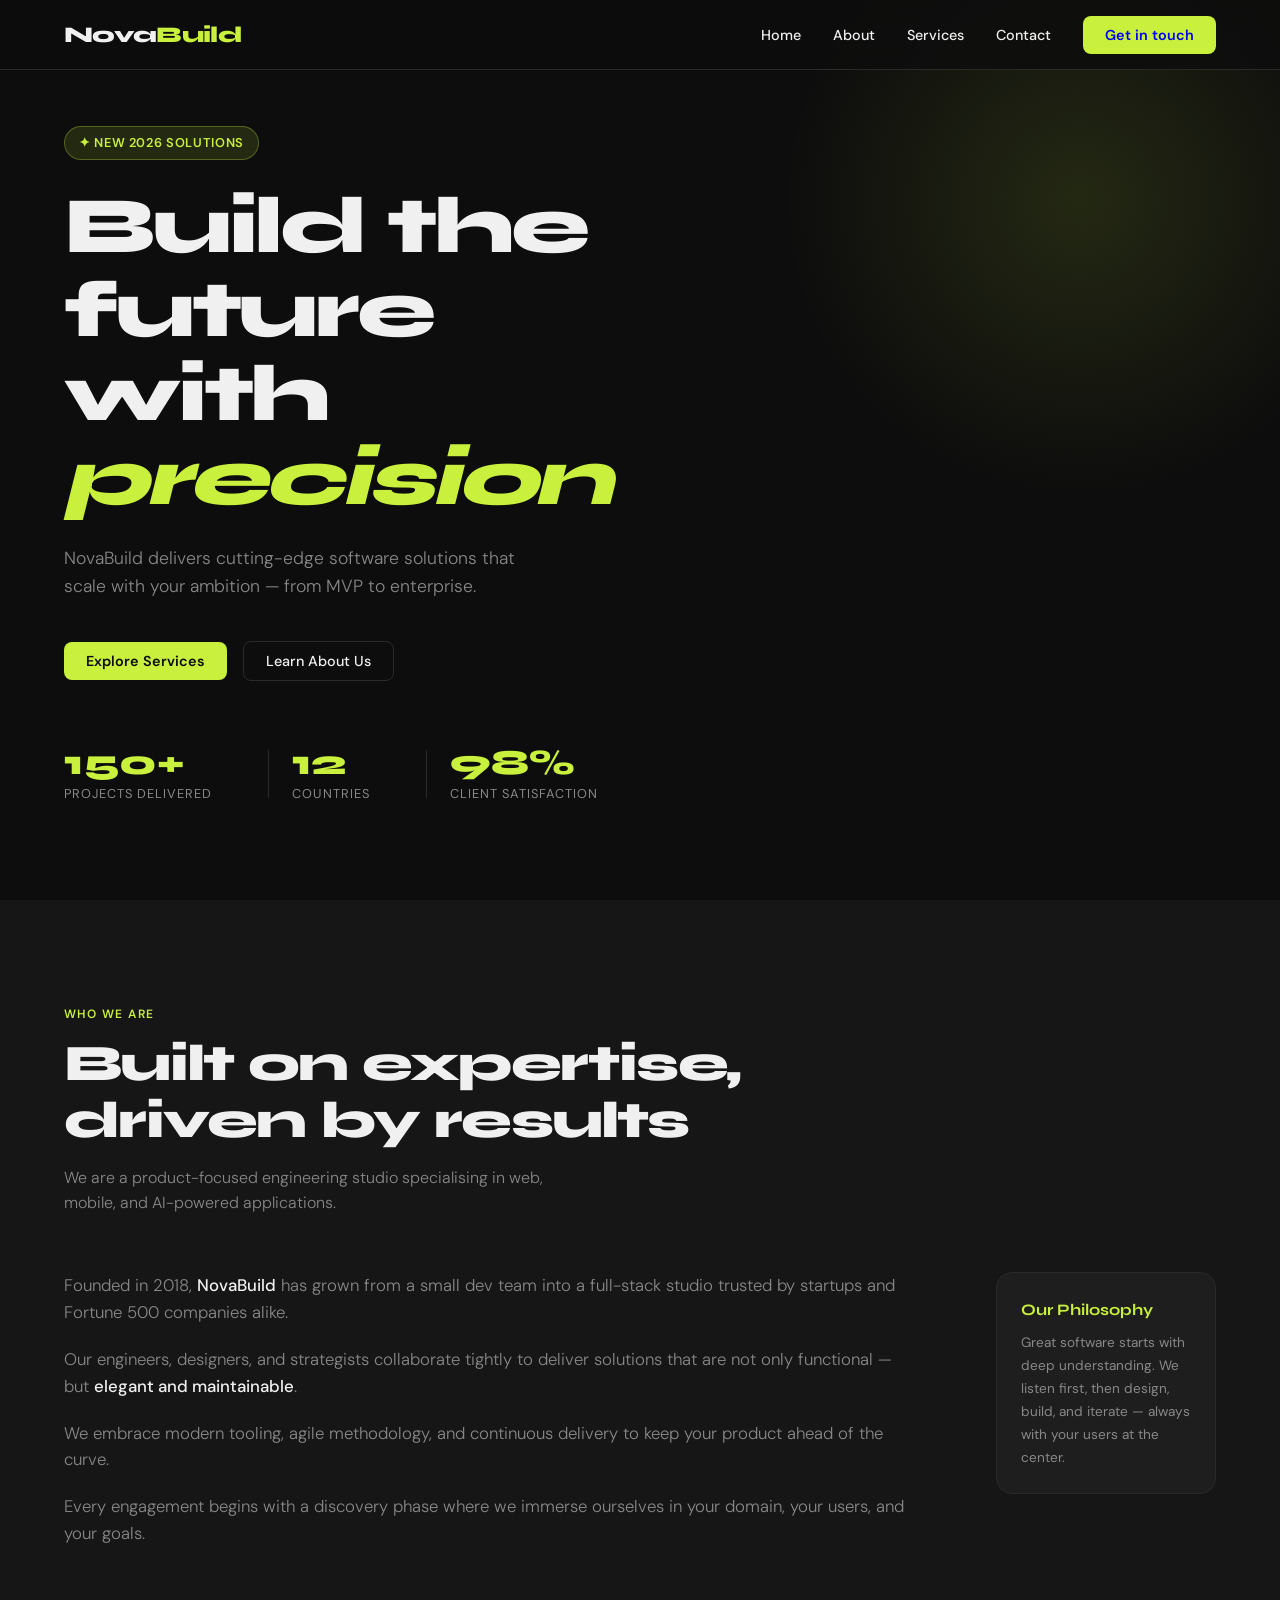
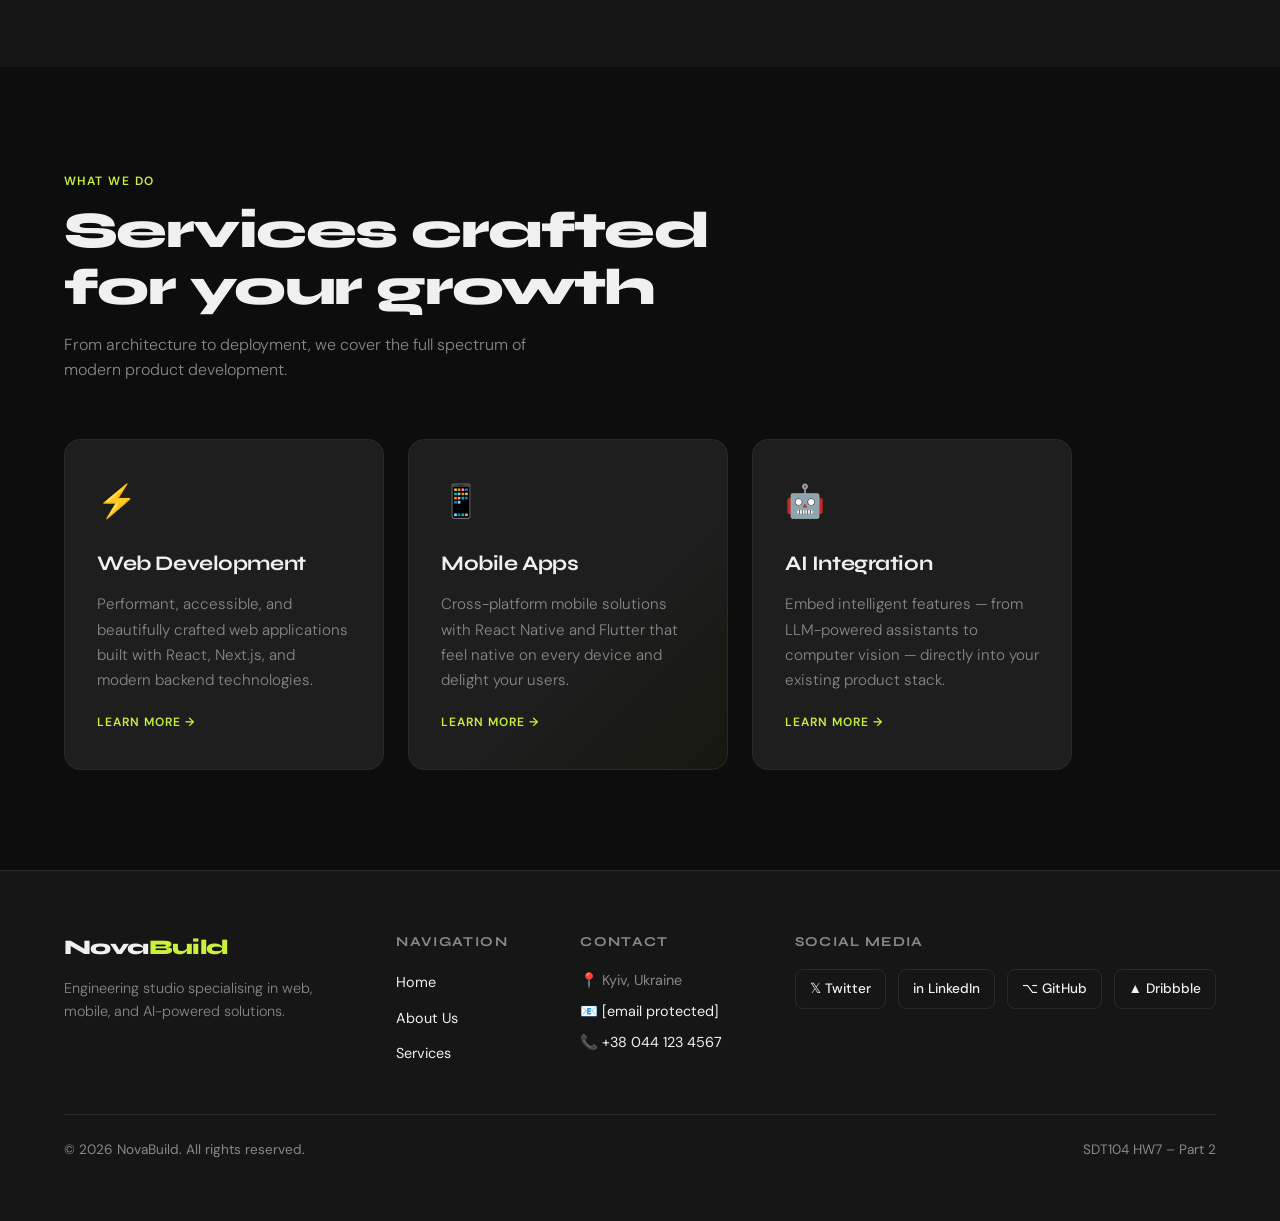
<file: index.html>
<!DOCTYPE html>
<html lang="en">
<head>
  <meta charset="UTF-8" />
  <meta name="viewport" content="width=device-width, initial-scale=1.0"/>
  <title>NovaBuild</title>
  <link href="https://fonts.googleapis.com/css2?family=Syne:wght@400;600;700;800&family=DM+Sans:ital,wght@0,300;0,400;0,500;1,300&display=swap" rel="stylesheet">
  <link rel="stylesheet" href="styles/styles.css">
</head>
<body>
  <header>
    <div class="logo">Nova<span>Build</span></div>
    <nav>
      <!-- logo + nav — adjacent sibling combinator used in CSS -->
      <ul class="nav-links" id="navLinks">
        <li><a href="#hero" class="nav-link">Home</a></li>
        <li><a href="#about" class="nav-link">About</a></li>
        <li><a href="#services" class="nav-link">Services</a></li>
        <li><a href="#footer" class="nav-link">Contact</a></li>
      </ul>
      <button class="btn-primary">
        <a href="ugly.html">Get in touch</a>
      </button>
      <button class="nav-toggle" id="navToggle" aria-label="Toggle menu">☰</button>
    </nav>
  </header>

  <section id="hero">
    <!-- decorative glow — position: absolute -->
    <div class="hero-glow" aria-hidden="true"></div>

    <!-- child combinator (>) used in CSS for .hero-badge -->
    <div class="hero-badge">✦ New 2026 Solutions</div>

    <h1 class="hero-heading">
      Build the future<br>
      with <span class="accent">precision</span>
    </h1>

    <p class="hero-sub">
      NovaBuild delivers cutting-edge software solutions that scale
      with your ambition — from MVP to enterprise.
    </p>

    <div class="hero-actions">
      <button class="btn-primary" onclick="document.getElementById('services').scrollIntoView({behavior:'smooth'})">
        Explore Services
      </button>
      <button class="btn-outline" onclick="document.getElementById('about').scrollIntoView({behavior:'smooth'})">
        Learn About Us
      </button>
    </div>

    <div class="hero-stats">
      <div class="stat">
        <div class="stat-number">150+</div>
        <div class="stat-label">Projects Delivered</div>
      </div>
      <div class="stat">
        <div class="stat-number">12</div>
        <div class="stat-label">Countries</div>
      </div>
      <div class="stat">
        <div class="stat-number">98%</div>
        <div class="stat-label">Client Satisfaction</div>
      </div>
    </div>
  </section>

  <section id="about">
    <span class="section-label">Who We Are</span>
    <!-- section-label ~ h2 — general sibling combinator in CSS -->
    <h2>Built on expertise,<br>driven by results</h2>
    <p class="section-desc">
      We are a product-focused engineering studio specialising in
      web, mobile, and AI-powered applications.
    </p>

    <!-- FLEXBOX layout -->
    <div class="about-layout">
      <div class="about-text">
        <p>
          Founded in 2018, <strong>NovaBuild</strong> has grown from a small dev team
          into a full-stack studio trusted by startups and Fortune 500 companies alike.
        </p>
        <p>
          Our engineers, designers, and strategists collaborate tightly to deliver
          solutions that are not only functional — but <strong>elegant and maintainable</strong>.
        </p>
        <p>
          We embrace modern tooling, agile methodology, and continuous delivery
          to keep your product ahead of the curve.
        </p>
        <p>
          Every engagement begins with a discovery phase where we
          immerse ourselves in your domain, your users, and your goals.
        </p>
      </div>

      <!-- position: sticky -->
      <div class="about-sticky-label">
        <strong>Our Philosophy</strong>
        <p>
          Great software starts with deep understanding. We listen first,
          then design, build, and iterate — always with your users at the center.
        </p>
      </div>
    </div>
  </section>

  <section id="services">
    <span class="section-label">What We Do</span>
    <h2>Services crafted<br>for your growth</h2>
    <p class="section-desc">
      From architecture to deployment, we cover the full spectrum
      of modern product development.
    </p>

    <!-- FLEXBOX grid -->
    <div class="services-grid">

      <div class="service-card">
        <span class="service-icon">⚡</span>
        <h3>Web Development</h3>
        <p>
          Performant, accessible, and beautifully crafted web applications
          built with React, Next.js, and modern backend technologies.
        </p>
        <span class="service-tag">Learn more</span>
      </div>

      <!-- :nth-child(2) styled differently in CSS -->
      <div class="service-card">
        <span class="service-icon">📱</span>
        <h3>Mobile Apps</h3>
        <p>
          Cross-platform mobile solutions with React Native and Flutter
          that feel native on every device and delight your users.
        </p>
        <span class="service-tag">Learn more</span>
      </div>

      <div class="service-card">
        <span class="service-icon">🤖</span>
        <h3>AI Integration</h3>
        <p>
          Embed intelligent features — from LLM-powered assistants to
          computer vision — directly into your existing product stack.
        </p>
        <span class="service-tag">Learn more</span>
      </div>

    </div>
  </section>

  <footer id="footer">
    <div class="footer-layout">

      <div class="footer-brand">
        <span class="logo">Nova<span>Build</span></span>
        <p>Engineering studio specialising in web, mobile, and AI-powered solutions.</p>
      </div>

      <div class="footer-col">
        <h4>Navigation</h4>
        <ul>
          <li><a href="#hero">Home</a></li>
          <li><a href="#about">About Us</a></li>
          <li><a href="#services">Services</a></li>
        </ul>
      </div>

      <div class="footer-col contact-info">
        <h4>Contact</h4>
        <p>📍 Kyiv, Ukraine</p>
        <p>📧 <a href="/cdn-cgi/l/email-protection#650d0009090a250b0a130407100c09014b010013"><span class="__cf_email__" data-cfemail="640c0108080b240a0b120506110d08004a000112">[email&#160;protected]</span></a></p>
        <p>📞 <a href="tel:+380441234567">+38 044 123 4567</a></p>
      </div>

      <div class="footer-col">
        <h4>Social Media</h4>
        <div class="social-links">
          <a href="#" class="social-link">𝕏 Twitter</a>
          <a href="#" class="social-link">in LinkedIn</a>
          <a href="#" class="social-link">⌥ GitHub</a>
          <a href="#" class="social-link">▲ Dribbble</a>
        </div>
      </div>

    </div>

    <div class="footer-bottom">
      <p>© 2026 NovaBuild. All rights reserved.</p>
      <p>SDT104 HW7 – Part 2</p>
    </div>
  </footer>

  <script>
    // Mobile nav toggle
    const toggle = document.getElementById('navToggle');
    const navLinks = document.getElementById('navLinks');

    toggle.addEventListener('click', () => {
      navLinks.classList.toggle('open');
    });

    // Close nav when a link is clicked
    navLinks.querySelectorAll('a').forEach(link => {
      link.addEventListener('click', () => navLinks.classList.remove('open'));
    });
  </script>

</body>
</html>
</file>
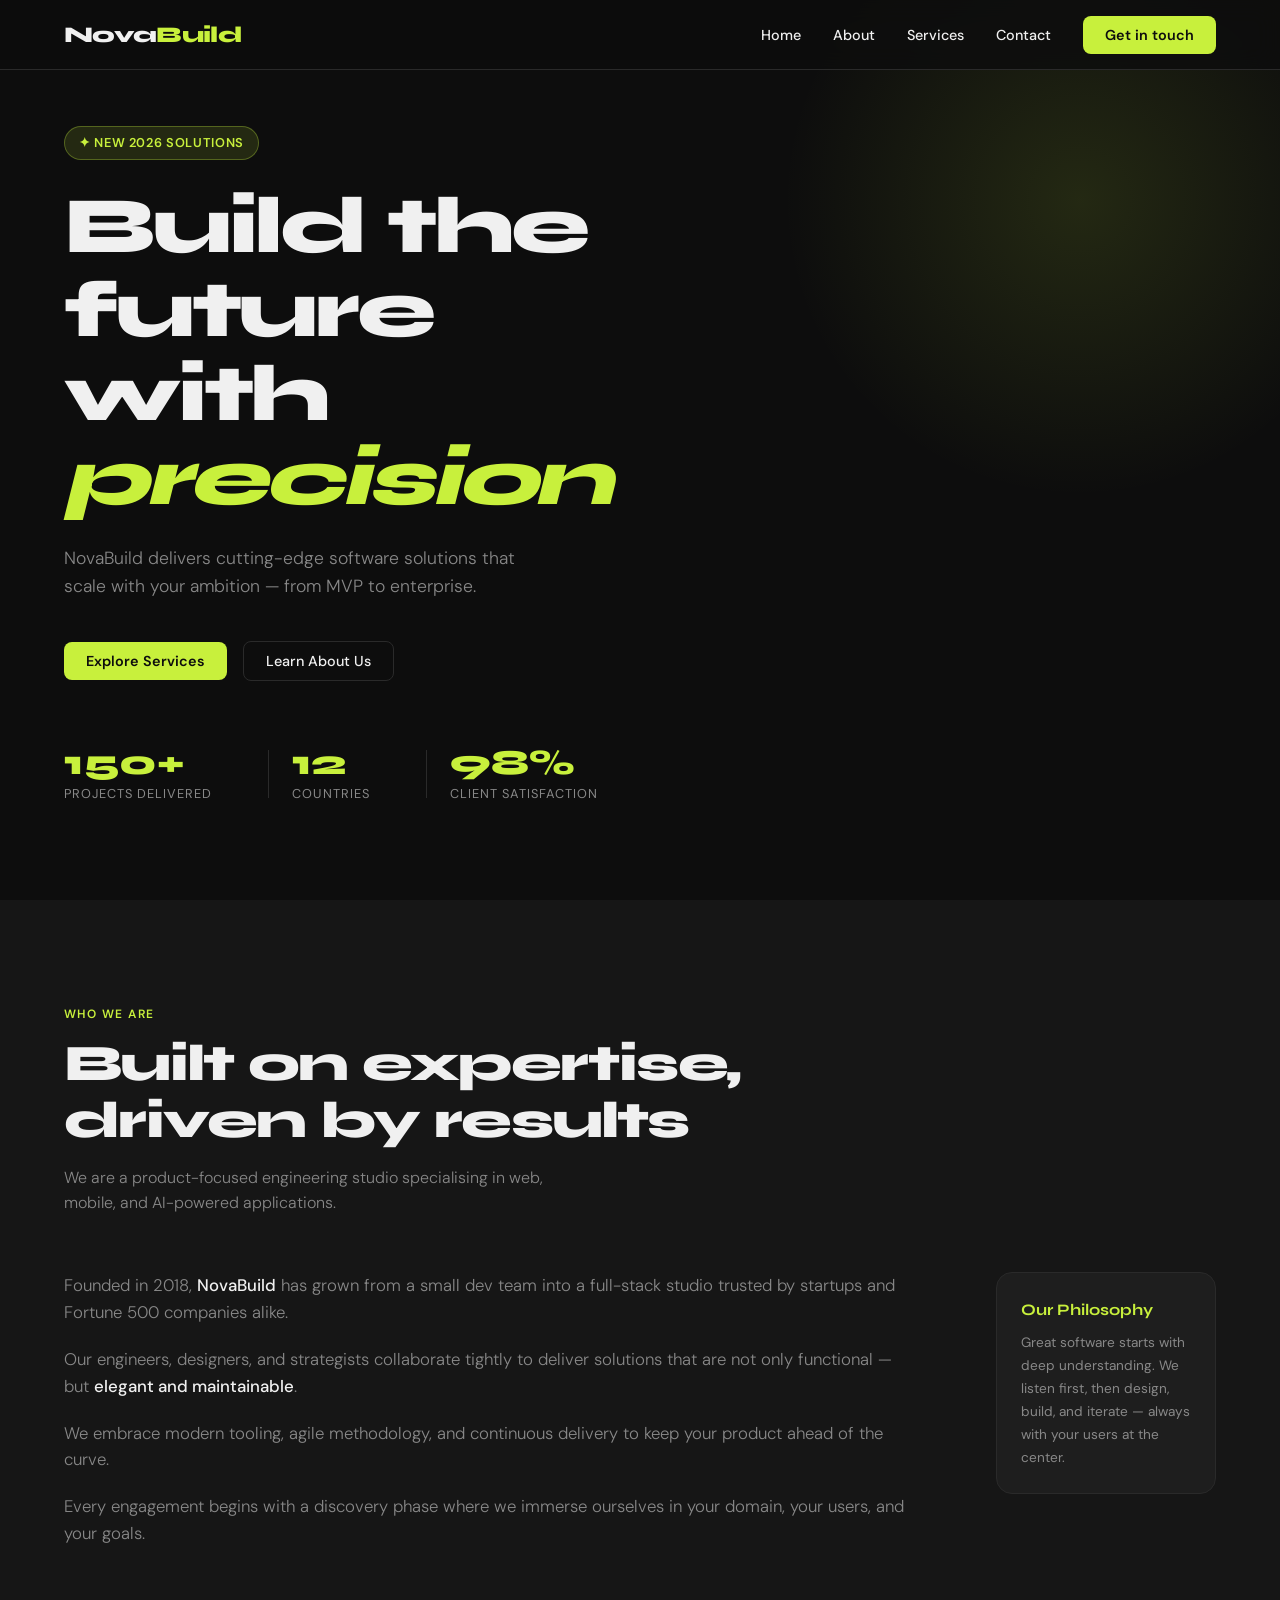
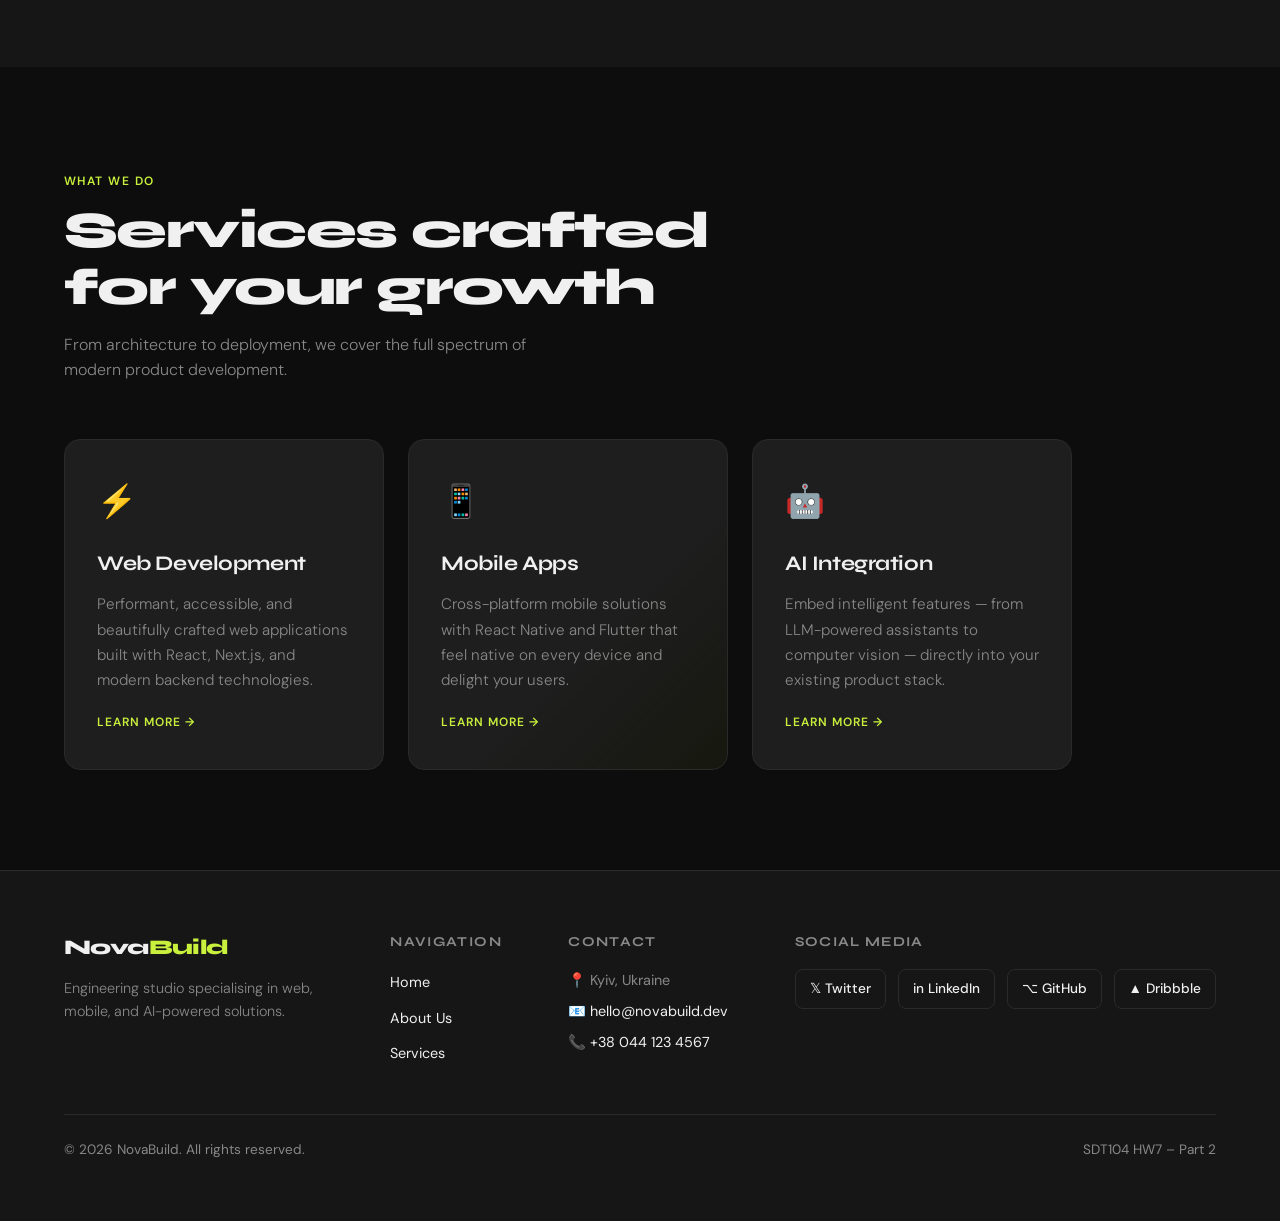
<file: landing-page.html>
<!DOCTYPE html>
<html lang="en">
<head>
  <meta charset="UTF-8" />
  <meta name="viewport" content="width=device-width, initial-scale=1.0"/>
  <title>NovaBuild</title>
  <link href="https://fonts.googleapis.com/css2?family=Syne:wght@400;600;700;800&family=DM+Sans:ital,wght@0,300;0,400;0,500;1,300&display=swap" rel="stylesheet">
  <link rel="stylesheet" href="/styles/styles.css">
</head>
<body>
  <header>
    <div class="logo">Nova<span>Build</span></div>
    <nav>
      <ul class="nav-links" id="navLinks">
        <li><a href="#hero" class="nav-link">Home</a></li>
        <li><a href="#about" class="nav-link">About</a></li>
        <li><a href="#services" class="nav-link">Services</a></li>
        <li><a href="#footer" class="nav-link">Contact</a></li>
      </ul>
      <button class="btn-primary" onclick="document.getElementById('footer').scrollIntoView({behavior:'smooth'})">
        Get in touch
      </button>
      <button class="nav-toggle" id="navToggle" aria-label="Toggle menu">☰</button>
    </nav>
  </header>

  <section id="hero">
    <!-- decorative glow — position: absolute -->
    <div class="hero-glow" aria-hidden="true"></div>

    <!-- child combinator (>) used in CSS for .hero-badge -->
    <div class="hero-badge">✦ New 2026 Solutions</div>

    <h1 class="hero-heading">
      Build the future<br>
      with <span class="accent">precision</span>
    </h1>

    <p class="hero-sub">
      NovaBuild delivers cutting-edge software solutions that scale
      with your ambition — from MVP to enterprise.
    </p>

    <div class="hero-actions">
      <button class="btn-primary" onclick="document.getElementById('services').scrollIntoView({behavior:'smooth'})">
        Explore Services
      </button>
      <button class="btn-outline" onclick="document.getElementById('about').scrollIntoView({behavior:'smooth'})">
        Learn About Us
      </button>
    </div>

    <div class="hero-stats">
      <div class="stat">
        <div class="stat-number">150+</div>
        <div class="stat-label">Projects Delivered</div>
      </div>
      <div class="stat">
        <div class="stat-number">12</div>
        <div class="stat-label">Countries</div>
      </div>
      <div class="stat">
        <div class="stat-number">98%</div>
        <div class="stat-label">Client Satisfaction</div>
      </div>
    </div>
  </section>

  <section id="about">
    <span class="section-label">Who We Are</span>
    <!-- section-label ~ h2 — general sibling combinator in CSS -->
    <h2>Built on expertise,<br>driven by results</h2>
    <p class="section-desc">
      We are a product-focused engineering studio specialising in
      web, mobile, and AI-powered applications.
    </p>

    <!-- FLEXBOX layout -->
    <div class="about-layout">
      <div class="about-text">
        <p>
          Founded in 2018, <strong>NovaBuild</strong> has grown from a small dev team
          into a full-stack studio trusted by startups and Fortune 500 companies alike.
        </p>
        <p>
          Our engineers, designers, and strategists collaborate tightly to deliver
          solutions that are not only functional — but <strong>elegant and maintainable</strong>.
        </p>
        <p>
          We embrace modern tooling, agile methodology, and continuous delivery
          to keep your product ahead of the curve.
        </p>
        <p>
          Every engagement begins with a discovery phase where we
          immerse ourselves in your domain, your users, and your goals.
        </p>
      </div>

      <!-- position: sticky -->
      <div class="about-sticky-label">
        <strong>Our Philosophy</strong>
        <p>
          Great software starts with deep understanding. We listen first,
          then design, build, and iterate — always with your users at the center.
        </p>
      </div>
    </div>
  </section>

  <section id="services">
    <span class="section-label">What We Do</span>
    <h2>Services crafted<br>for your growth</h2>
    <p class="section-desc">
      From architecture to deployment, we cover the full spectrum
      of modern product development.
    </p>

    <!-- FLEXBOX grid -->
    <div class="services-grid">

      <div class="service-card">
        <span class="service-icon">⚡</span>
        <h3>Web Development</h3>
        <p>
          Performant, accessible, and beautifully crafted web applications
          built with React, Next.js, and modern backend technologies.
        </p>
        <span class="service-tag">Learn more</span>
      </div>

      <!-- :nth-child(2) styled differently in CSS -->
      <div class="service-card">
        <span class="service-icon">📱</span>
        <h3>Mobile Apps</h3>
        <p>
          Cross-platform mobile solutions with React Native and Flutter
          that feel native on every device and delight your users.
        </p>
        <span class="service-tag">Learn more</span>
      </div>

      <div class="service-card">
        <span class="service-icon">🤖</span>
        <h3>AI Integration</h3>
        <p>
          Embed intelligent features — from LLM-powered assistants to
          computer vision — directly into your existing product stack.
        </p>
        <span class="service-tag">Learn more</span>
      </div>

    </div>
  </section>

  <footer id="footer">
    <div class="footer-layout">

      <div class="footer-brand">
        <span class="logo">Nova<span>Build</span></span>
        <p>Engineering studio specialising in web, mobile, and AI-powered solutions.</p>
      </div>

      <div class="footer-col">
        <h4>Navigation</h4>
        <ul>
          <li><a href="#hero">Home</a></li>
          <li><a href="#about">About Us</a></li>
          <li><a href="#services">Services</a></li>
        </ul>
      </div>

      <div class="footer-col contact-info">
        <h4>Contact</h4>
        <p>📍 Kyiv, Ukraine</p>
        <p>📧 <a href="mailto:hello@novabuild.dev">hello@novabuild.dev</a></p>
        <p>📞 <a href="tel:+380441234567">+38 044 123 4567</a></p>
      </div>

      <div class="footer-col">
        <h4>Social Media</h4>
        <div class="social-links">
          <a href="#" class="social-link">𝕏 Twitter</a>
          <a href="#" class="social-link">in LinkedIn</a>
          <a href="#" class="social-link">⌥ GitHub</a>
          <a href="#" class="social-link">▲ Dribbble</a>
        </div>
      </div>

    </div>

    <div class="footer-bottom">
      <p>© 2026 NovaBuild. All rights reserved.</p>
      <p>SDT104 HW7 – Part 2</p>
    </div>
  </footer>

  <script>
    // Mobile nav toggle
    const toggle = document.getElementById('navToggle');
    const navLinks = document.getElementById('navLinks');

    toggle.addEventListener('click', () => {
      navLinks.classList.toggle('open');
    });

    // Close nav when a link is clicked
    navLinks.querySelectorAll('a').forEach(link => {
      link.addEventListener('click', () => navLinks.classList.remove('open'));
    });
  </script>

</body>
</html>
</file>
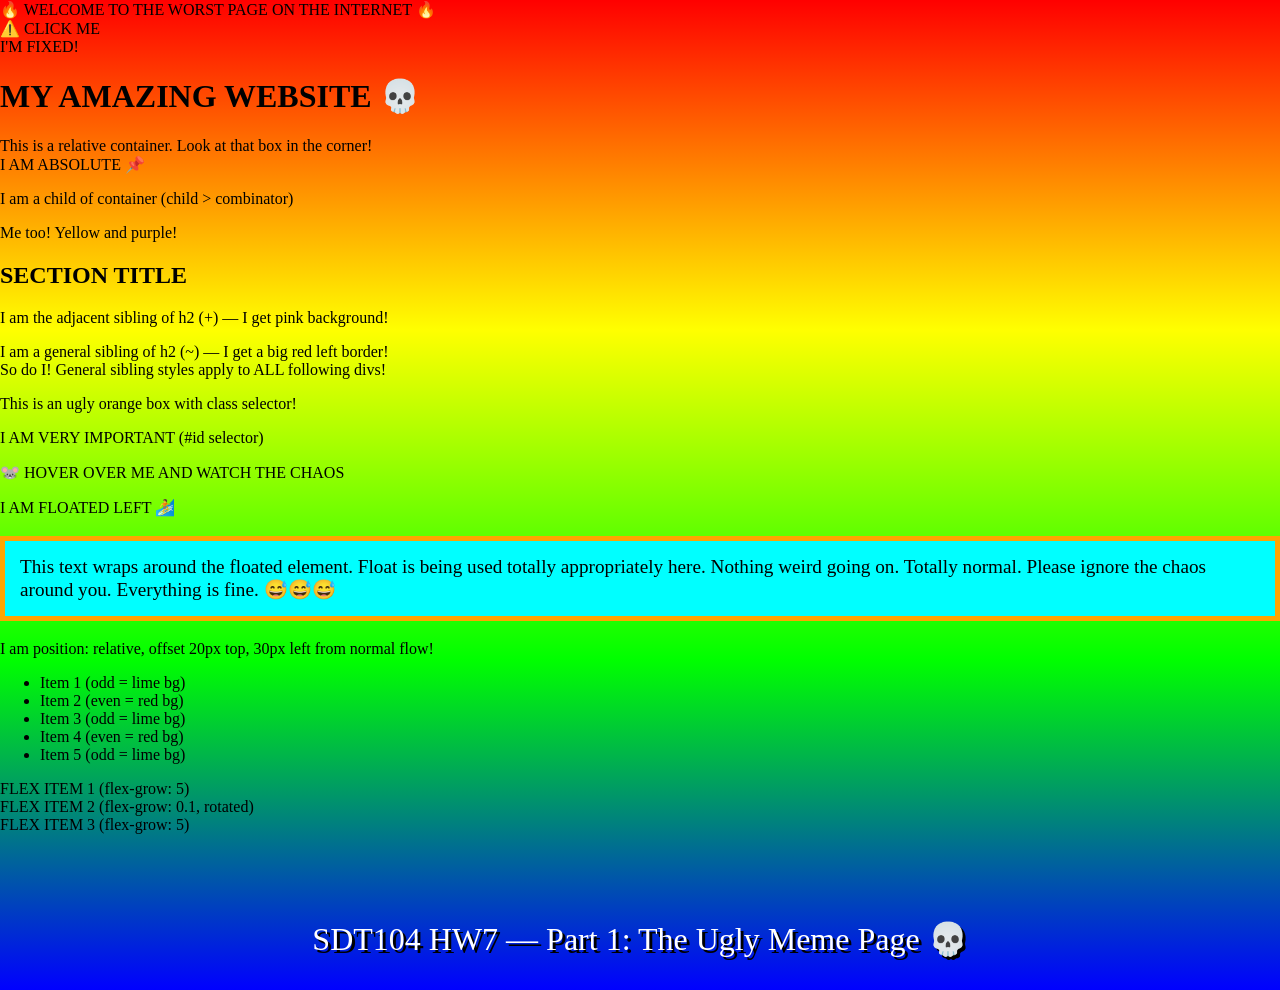
<file: ugly-meme.html>
<!DOCTYPE html>
<html lang="en">
<head>
  <meta charset="UTF-8" />
  <meta name="viewport" content="width=device-width, initial-scale=1.0"/>
  <title>💀</title>
  <link rel="stylesheet" href="/styles/ugly.css">
</head>
<body>

  <!-- STICKY HEADER -->
  <div class="sticky-header">
    🔥 WELCOME TO THE WORST PAGE ON THE INTERNET 🔥
  </div>

  <!-- FIXED BOX -->
  <div class="fixed-box">⚠️ CLICK ME<br>I'M FIXED!</div>

  <!-- MAIN HEADING -->
  <h1 class="has-before has-after">MY AMAZING WEBSITE 💀</h1>

  <!-- RELATIVE + ABSOLUTE positioning -->
  <div class="relative-parent">
    This is a relative container. Look at that box in the corner!
    <div class="absolute-box">I AM ABSOLUTE 📌</div>
  </div>

  <!-- CONTAINER with child selector -->
  <div class="container">
    <p>I am a child of container (child &gt; combinator)</p>
    <p>Me too! Yellow and purple!</p>
  </div>

  <!-- H2 + adjacent/general sibling combinators -->
  <h2>SECTION TITLE</h2>
  <p>I am the adjacent sibling of h2 (+) — I get pink background!</p>
  <div>I am a general sibling of h2 (~) — I get a big red left border!</div>
  <div>So do I! General sibling styles apply to ALL following divs!</div>

  <!-- UGLY BOX (class selector) -->
  <div class="ugly-box has-before has-after">
    <p>This is an ugly orange box with class selector!</p>
    <p id="very-important">I AM VERY IMPORTANT (#id selector)</p>
  </div>

  <!-- HOVER EFFECT -->
  <p class="hover-me">🐭 HOVER OVER ME AND WATCH THE CHAOS</p>

  <!-- FLOAT -->
  <div style="overflow: hidden;">
    <div class="float-left">I AM FLOATED LEFT 🏄</div>
    <p style="background: aqua; padding: 15px; border: 5px solid orange; font-size:1.2rem;">
      This text wraps around the floated element. Float is being used totally appropriately here.
      Nothing weird going on. Totally normal. Please ignore the chaos around you.
      Everything is fine. 😅😅😅
    </p>
  </div>

  <!-- RELATIVE BOX -->
  <div class="relative-box">
    I am position: relative, offset 20px top, 30px left from normal flow!
  </div>

  <!-- NTH-CHILD LIST -->
  <div class="list-section">
    <ul>
      <li>Item 1 (odd = lime bg)</li>
      <li>Item 2 (even = red bg)</li>
      <li>Item 3 (odd = lime bg)</li>
      <li>Item 4 (even = red bg)</li>
      <li>Item 5 (odd = lime bg)</li>
    </ul>
  </div>

  <!-- FLEXBOX DISASTER -->
  <div class="flex-disaster">
    <div class="flex-item">FLEX ITEM 1 (flex-grow: 5)</div>
    <div class="flex-item">FLEX ITEM 2 (flex-grow: 0.1, rotated)</div>
    <div class="flex-item">FLEX ITEM 3 (flex-grow: 5)</div>
  </div>

  <br><br><br>
  <p style="text-align:center; font-size: 2rem; color: white; text-shadow: 3px 3px black;">
    SDT104 HW7 — Part 1: The Ugly Meme Page 💀
  </p>

</body>
</html>
</file>
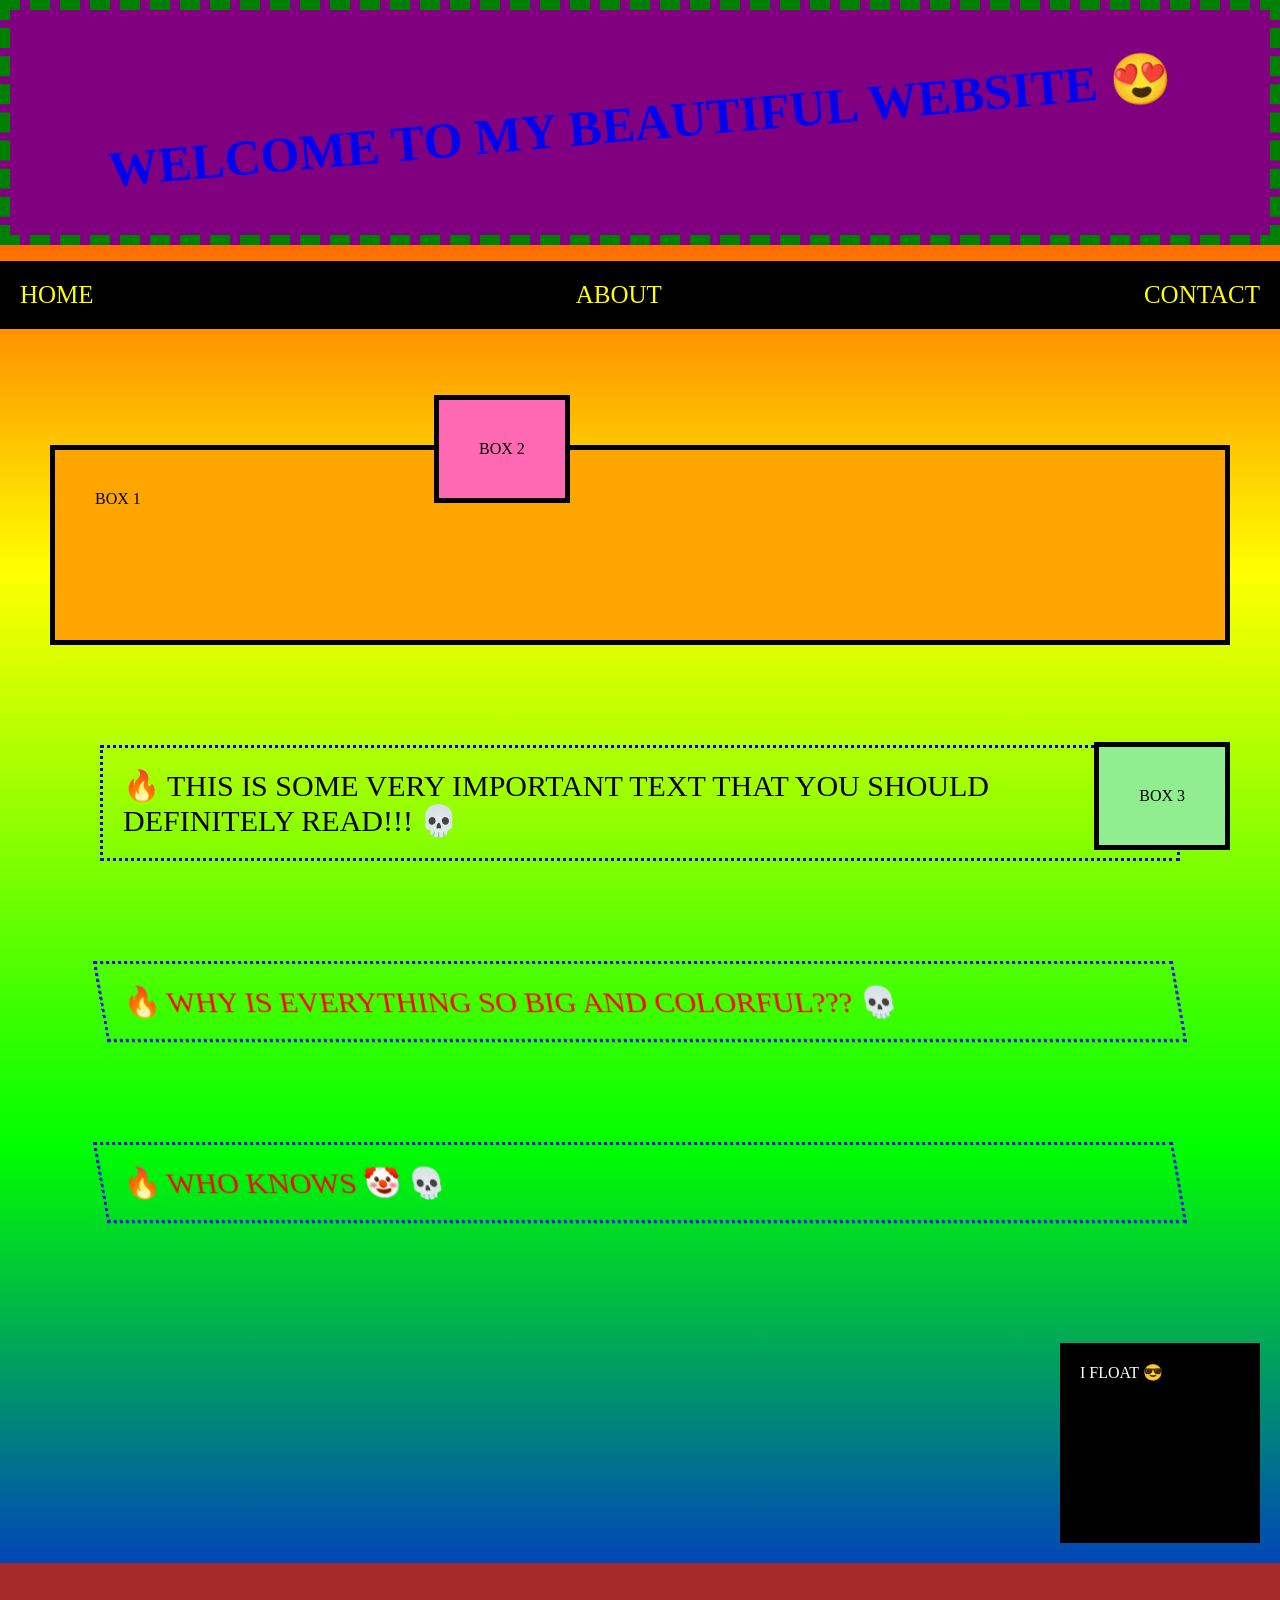
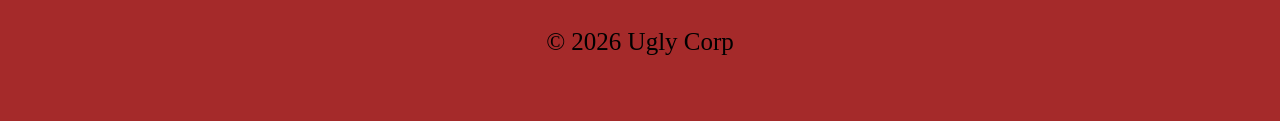
<file: ugly.html>
<!DOCTYPE html>
<html lang="en">
<head>
    <meta charset="UTF-8">
    <title>Ugliest Site Ever</title>
    <link rel="stylesheet" href="styles/ugly.css">
</head>
<body>

<header id="mainHeader">
    <h1 class="title">
      <a href="index.html">WELCOME TO MY BEAUTIFUL WEBSITE 😍</a>
    </h1>
</header>

<nav class="navBar">
    <ul>
        <li><a href="#">HOME</a></li>
        <li><a href="#">ABOUT</a></li>
        <li><a href="#">CONTACT</a></li>
    </ul>
</nav>

<section class="hero">
    <div class="box one">BOX 1</div>
    <div class="box two">BOX 2</div>
    <div class="box three">BOX 3</div>
</section>

<section class="content">
    <p>THIS IS SOME VERY IMPORTANT TEXT THAT YOU SHOULD DEFINITELY READ!!!</p>
    <p>WHY IS EVERYTHING SO BIG AND COLORFUL???</p>
    <p>WHO KNOWS 🤡</p>
</section>

<div class="floating">I FLOAT 😎</div>

<footer>
    <p>© 2026 Ugly Corp</p>
</footer>

</body>
</html>
</file>
<file: styles/styles.css>
:root {
      --color-bg: #0d0d0d;
      --color-surface: #161616;
      --color-card: #1e1e1e;
      --color-accent: #c8f03c;
      --color-accent-dim: #a8cc2a;
      --color-text: #f0f0f0;
      --color-muted: #888;
      --color-border: #2a2a2a;
      --font-display: 'Syne', sans-serif;
      --font-body: 'DM Sans', sans-serif;
      --spacing-section: 100px;
      --radius: 16px;
      --header-h: 70px;
      --transition: 0.3s cubic-bezier(0.4, 0, 0.2, 1);
    }

    *, *::before, *::after {
      box-sizing: border-box;
      margin: 0;
      padding: 0;
      text-decoration: none;
    }

    html { scroll-behavior: smooth; }

    body {
      background-color: var(--color-bg);
      color: var(--color-text);
      font-family: var(--font-body);
      font-size: 16px;
      line-height: 1.6;
      overflow-x: hidden;
    }

    /* --- Element + class selector --- */
    a.nav-link {
      color: var(--color-text);
      text-decoration: none;
      font-size: 0.9rem;
      font-weight: 500;
      position: relative;
      transition: color var(--transition);
    }

    /* --- Combined: element + class + pseudo-element --- */
    a.nav-link::after {
      content: '';
      position: absolute;
      bottom: -4px;
      left: 0;
      width: 0;
      height: 2px;
      background: var(--color-accent);
      transition: width var(--transition);
    }

    /* --- Pseudo-class: :hover --- */
    a.nav-link:hover {
      color: var(--color-accent);
    }

    a.nav-link:hover::after {
      width: 100%;
    }

    /* --- ID selector --- */
    #hero {
      min-height: 100vh;
      display: flex;
      flex-direction: column;
      justify-content: center;
      padding: calc(var(--header-h) + 40px) 5% 80px;
      position: relative;
      overflow: hidden;
    }

    /* --- Child combinator (>) --- */
    #hero > .hero-badge {
      display: inline-flex;
      align-items: center;
      gap: 8px;
      background: rgba(200, 240, 60, 0.12);
      border: 1px solid rgba(200, 240, 60, 0.3);
      color: var(--color-accent);
      padding: 6px 14px;
      border-radius: 999px;
      font-size: 0.8rem;
      font-weight: 600;
      letter-spacing: 0.05em;
      text-transform: uppercase;
      width: fit-content;
      margin-bottom: 24px;
    }

    header {
      position: fixed;
      top: 0;
      left: 0;
      right: 0;
      height: var(--header-h);
      display: flex;
      align-items: center;
      justify-content: space-between;
      padding: 0 5%;
      background: rgba(13, 13, 13, 0.85);
      backdrop-filter: blur(12px);
      -webkit-backdrop-filter: blur(12px);
      border-bottom: 1px solid var(--color-border);
      z-index: 1000;
    }

    .logo {
      font-family: var(--font-display);
      font-weight: 800;
      font-size: 1.4rem;
      color: var(--color-text);
      letter-spacing: -0.03em;
    }

    /* --- Adjacent sibling (+) --- */
    .logo + nav {
      display: flex;
      gap: 32px;
      align-items: center;
    }

    /* Desktop nav links — always visible row */
    .nav-links {
      display: flex;
      flex-direction: row;
      align-items: center;
      gap: 32px;
      list-style: none;
    }

    .logo span {
      color: var(--color-accent);
    }

    .btn-primary {
      background: var(--color-accent);
      color: #0d0d0d;
      border: none;
      padding: 10px 22px;
      border-radius: 8px;
      font-family: var(--font-body);
      font-weight: 600;
      font-size: 0.9rem;
      cursor: pointer;
      transition: background var(--transition), transform var(--transition);
    }

    .btn-primary:hover {
      background: var(--color-accent-dim);
      transform: translateY(-1px);
    }

    .hero-heading {
      font-family: var(--font-display);
      font-size: clamp(2.8rem, 7vw, 6rem);
      font-weight: 800;
      line-height: 1.05;
      letter-spacing: -0.04em;
      max-width: 800px;
      margin-bottom: 24px;
    }

    .hero-heading .accent {
      color: var(--color-accent);
      font-style: italic;
    }

    .hero-sub {
      font-size: 1.1rem;
      color: var(--color-muted);
      max-width: 480px;
      margin-bottom: 40px;
      font-weight: 300;
    }

    /* FLEXBOX: hero actions */
    .hero-actions {
      display: flex;
      gap: 16px;
      align-items: center;
      flex-wrap: wrap;
    }

    .btn-outline {
      border: 1px solid var(--color-border);
      background: transparent;
      color: var(--color-text);
      padding: 10px 22px;
      border-radius: 8px;
      font-family: var(--font-body);
      font-weight: 500;
      font-size: 0.9rem;
      cursor: pointer;
      transition: border-color var(--transition), color var(--transition);
    }

    .btn-outline:hover {
      border-color: var(--color-accent);
      color: var(--color-accent);
    }

    /* --- POSITIONING: absolute — decorative bg element --- */
    .hero-glow {
      position: absolute;
      top: -100px;
      right: -100px;
      width: 600px;
      height: 600px;
      background: radial-gradient(circle, rgba(200,240,60,0.12) 0%, transparent 70%);
      pointer-events: none;
      border-radius: 50%;
    }

    /* HERO STATS — relative positioning */
    .hero-stats {
      position: relative;
      display: flex;
      gap: 40px;
      margin-top: 64px;
      flex-wrap: wrap;
    }

    /* --- ::before on stat divider --- */
    .stat + .stat::before {
      content: '';
      position: absolute;
      left: 0;
      top: 10%;
      height: 80%;
      width: 1px;
      background: var(--color-border);
    }

    .stat {
      position: relative;
      padding-left: 24px;
    }

    .stat:first-child {
      padding-left: 0;
    }

    .stat-number {
      font-family: var(--font-display);
      font-size: 2.2rem;
      font-weight: 800;
      color: var(--color-accent);
      line-height: 1;
      margin-bottom: 4px;
    }

    .stat-label {
      font-size: 0.8rem;
      color: var(--color-muted);
      text-transform: uppercase;
      letter-spacing: 0.08em;
    }

    section {
      padding: var(--spacing-section) 5%;
    }

    .section-label {
      display: inline-block;
      font-size: 0.75rem;
      font-weight: 600;
      text-transform: uppercase;
      letter-spacing: 0.12em;
      color: var(--color-accent);
      margin-bottom: 12px;
    }

    /* --- General sibling (~): section-label ~ h2 --- */
    .section-label ~ h2 {
      font-family: var(--font-display);
      font-size: clamp(2rem, 4vw, 3.2rem);
      font-weight: 800;
      letter-spacing: -0.03em;
      line-height: 1.1;
      margin-bottom: 16px;
    }

    .section-desc {
      color: var(--color-muted);
      max-width: 520px;
      font-size: 1rem;
      font-weight: 300;
      margin-bottom: 56px;
    }

    #about {
      background: var(--color-surface);
    }

    /* FLEXBOX layout for about */
    .about-layout {
      display: flex;
      gap: 80px;
      align-items: flex-start;
      flex-wrap: wrap;
    }

    .about-text {
      flex: 1;
      min-width: 280px;
    }

    /* sticky side label — positioning: sticky */
    .about-sticky-label {
      position: sticky;
      top: calc(var(--header-h) + 20px);
      flex: 0 0 220px;
      background: var(--color-card);
      border: 1px solid var(--color-border);
      border-radius: var(--radius);
      padding: 24px;
    }

    .about-sticky-label p {
      font-size: 0.85rem;
      color: var(--color-muted);
      line-height: 1.7;
    }

    .about-sticky-label strong {
      color: var(--color-accent);
      display: block;
      font-family: var(--font-display);
      font-size: 1rem;
      margin-bottom: 8px;
    }

    .about-text p {
      color: var(--color-muted);
      margin-bottom: 20px;
      font-size: 1.05rem;
      font-weight: 300;
    }

    .about-text p strong {
      color: var(--color-text);
      font-weight: 500;
    }

    #services {
      background: var(--color-bg);
    }

    /* FLEXBOX: cards grid */
    .services-grid {
      display: flex;
      gap: 24px;
      flex-wrap: wrap;
      justify-content: flex-start;
      align-items: stretch;
    }

    /* class + pseudo-class */
    .service-card {
      flex: 1;
      min-width: 260px;
      max-width: 380px;
      background: var(--color-card);
      border: 1px solid var(--color-border);
      border-radius: var(--radius);
      padding: 36px 32px;
      position: relative;
      overflow: hidden;
      transition: border-color var(--transition), transform var(--transition);
    }

    /* ::before on card — decorative element */
    .service-card::before {
      content: '';
      position: absolute;
      top: 0;
      left: 0;
      right: 0;
      height: 3px;
      background: linear-gradient(90deg, var(--color-accent), transparent);
      transform: scaleX(0);
      transform-origin: left;
      transition: transform var(--transition);
    }

    .service-card:hover {
      border-color: rgba(200, 240, 60, 0.3);
      transform: translateY(-4px);
    }

    .service-card:hover::before {
      transform: scaleX(1);
    }

    /* :nth-child() on cards */
    .service-card:nth-child(2) {
      background: linear-gradient(135deg, var(--color-card) 60%, rgba(200,240,60,0.05));
    }

    .service-icon {
      font-size: 2rem;
      margin-bottom: 20px;
      display: block;
    }

    .service-card h3 {
      font-family: var(--font-display);
      font-size: 1.3rem;
      font-weight: 700;
      margin-bottom: 12px;
      letter-spacing: -0.02em;
    }

    .service-card p {
      color: var(--color-muted);
      font-size: 0.95rem;
      line-height: 1.65;
      font-weight: 300;
    }

    /* --- ::after on service tag --- */
    .service-tag {
      display: inline-block;
      margin-top: 20px;
      font-size: 0.75rem;
      font-weight: 600;
      color: var(--color-accent);
      text-transform: uppercase;
      letter-spacing: 0.08em;
    }

    .service-tag::after {
      content: ' →';
    }

    footer {
      background: var(--color-surface);
      border-top: 1px solid var(--color-border);
      padding: 60px 5%;
    }

    /* FLEXBOX layout */
    .footer-layout {
      display: flex;
      justify-content: space-between;
      align-items: flex-start;
      flex-wrap: wrap;
      gap: 48px;
      margin-bottom: 48px;
    }

    .footer-brand .logo {
      font-size: 1.3rem;
      display: block;
      margin-bottom: 12px;
    }

    .footer-brand p {
      color: var(--color-muted);
      font-size: 0.9rem;
      max-width: 260px;
      font-weight: 300;
    }

    .footer-col h4 {
      font-family: var(--font-display);
      font-size: 0.85rem;
      font-weight: 700;
      text-transform: uppercase;
      letter-spacing: 0.1em;
      color: var(--color-muted);
      margin-bottom: 16px;
    }

    .footer-col ul {
      list-style: none;
      display: flex;
      flex-direction: column;
      gap: 10px;
    }

    .footer-col ul li a {
      color: var(--color-text);
      text-decoration: none;
      font-size: 0.9rem;
      transition: color var(--transition);
    }

    .footer-col ul li a:hover {
      color: var(--color-accent);
    }

    /* contact info */
    .contact-info p {
      color: var(--color-muted);
      font-size: 0.9rem;
      margin-bottom: 8px;
    }

    .contact-info a {
      color: var(--color-text);
      text-decoration: none;
      transition: color var(--transition);
    }

    .contact-info a:hover {
      color: var(--color-accent);
    }

    /* social links */
    .social-links {
      display: flex;
      gap: 12px;
      flex-wrap: wrap;
    }

    .social-link {
      display: inline-flex;
      align-items: center;
      gap: 6px;
      border: 1px solid var(--color-border);
      padding: 8px 14px;
      border-radius: 8px;
      color: var(--color-text);
      text-decoration: none;
      font-size: 0.85rem;
      font-weight: 500;
      transition: border-color var(--transition), color var(--transition), background var(--transition);
    }

    .social-link:hover {
      border-color: var(--color-accent);
      color: var(--color-accent);
      background: rgba(200,240,60,0.05);
    }

    .footer-bottom {
      border-top: 1px solid var(--color-border);
      padding-top: 24px;
      display: flex;
      justify-content: space-between;
      align-items: center;
      flex-wrap: wrap;
      gap: 12px;
    }

    .footer-bottom p {
      color: var(--color-muted);
      font-size: 0.85rem;
    }

    .nav-toggle {
      display: none;
      background: none;
      border: 1px solid var(--color-border);
      color: var(--color-text);
      padding: 8px 12px;
      border-radius: 6px;
      cursor: pointer;
      font-size: 1rem;
    }

    /* Base styles above are mobile-friendly */

    /* sm: 480px+ */
    @media (min-width: 480px) {
      .hero-heading {
        font-size: clamp(2.8rem, 8vw, 5rem);
      }
    }

    /* md: 768px+ */
    @media (min-width: 768px) {
      .hero-stats {
        gap: 56px;
      }

      .services-grid {
        justify-content: flex-start;
      }

      .service-card {
        max-width: 320px;
      }
    }

    /* lg: 1024px+ */
    @media (min-width: 1024px) {
      .about-layout {
        flex-wrap: nowrap;
      }

      .footer-layout {
        flex-wrap: nowrap;
      }
    }

    /* MOBILE: max-width 767px */
    @media (max-width: 767px) {
      header {
        padding: 0 5%;
      }

      /* hide nav links, show toggle */
      .nav-links {
        display: none;
        position: absolute;
        top: var(--header-h);
        left: 0;
        right: 0;
        background: var(--color-surface);
        border-bottom: 1px solid var(--color-border);
        padding: 24px 5%;
        flex-direction: column;
        gap: 20px;
      }

      .nav-links.open {
        display: flex;
      }

      .nav-toggle {
        display: block;
      }

      #hero {
        padding-top: calc(var(--header-h) + 40px);
        min-height: auto;
        padding-bottom: 60px;
      }

      .hero-actions {
        flex-direction: column;
        align-items: flex-start;
      }

      .hero-stats {
        gap: 24px;
      }

      .about-sticky-label {
        position: static;
        width: 100%;
      }

      .about-layout {
        flex-direction: column;
        gap: 32px;
      }

      .service-card {
        max-width: 100%;
        min-width: 100%;
      }

      .footer-bottom {
        flex-direction: column;
        align-items: flex-start;
      }

      section {
        padding: 60px 5%;
      }
    }
</file>
<file: styles/ugly.css>
* {
    box-sizing: border-box;
    font-family: Comic Sans MS, cursive;
    text-decoration: none;
}

body {
    background: linear-gradient(red, yellow, lime, blue);
    margin: 0;
}

#mainHeader {
    position: sticky;
    top: 0;
    background: purple;
    padding: 50px;
    border: 10px dashed green;
    text-align: center;
}

.title {
    color: cyan;
    font-size: 50px;
    transform: rotate(-5deg);
}

.navBar ul {
    display: flex;
    justify-content: space-between;
    align-items: flex-end;
    flex-wrap: wrap;
    background: black;
    padding: 20px;
}

.navBar > ul > li {
    list-style: none;
}

.navBar a {
    color: yellow;
    font-size: 25px;
    text-decoration: none;
}

.navBar a:hover {
    background: pink;
    color: red;
    font-size: 40px;
}

.hero {
    display: flex;
    justify-content: space-around;
    align-items: stretch;
    height: 300px;
}

.box {
    flex-grow: 1;
    margin: 50px;
    padding: 40px;
    border: 5px solid black;
}

.box:nth-child(1) {
    background: orange;
    position: relative;
    top: 50px;
}

.box:nth-child(2) {
    background: hotpink;
    position: absolute;
    left: 30%;
}

.box:nth-child(3) {
    background: lightgreen;
    position: fixed;
    bottom: 0;
    right: 0;
}

.content p {
    font-size: 30px;
    margin: 100px;
    padding: 20px;
    border: 3px dotted blue;
}

.content p + p {
    color: red;
}

.content p ~ p {
    transform: skew(10deg);
}

.content p::before {
    content: "🔥 ";
}

.content p::after {
    content: " 💀";
}

.floating {
    float: right;
    width: 200px;
    height: 200px;
    background: black;
    color: white;
    margin: 20px;
    padding: 20px;
}

footer {
    clear: both;
    text-align: center;
    background: brown;
    padding: 40px;
    font-size: 25px;
}

@media (max-width: 800px) {
    body {
        background: black;
        color: white;
    }

    .hero {
        flex-direction: column;
    }

    .box {
        transform: rotate(20deg);
    }
}

@media (max-width: 500px) {
    .title {
        font-size: 80px;
        color: lime;
    }

    .navBar ul {
        flex-direction: column;
        align-items: center;
    }

    .floating {
        display: none;
    }
}
</file>
